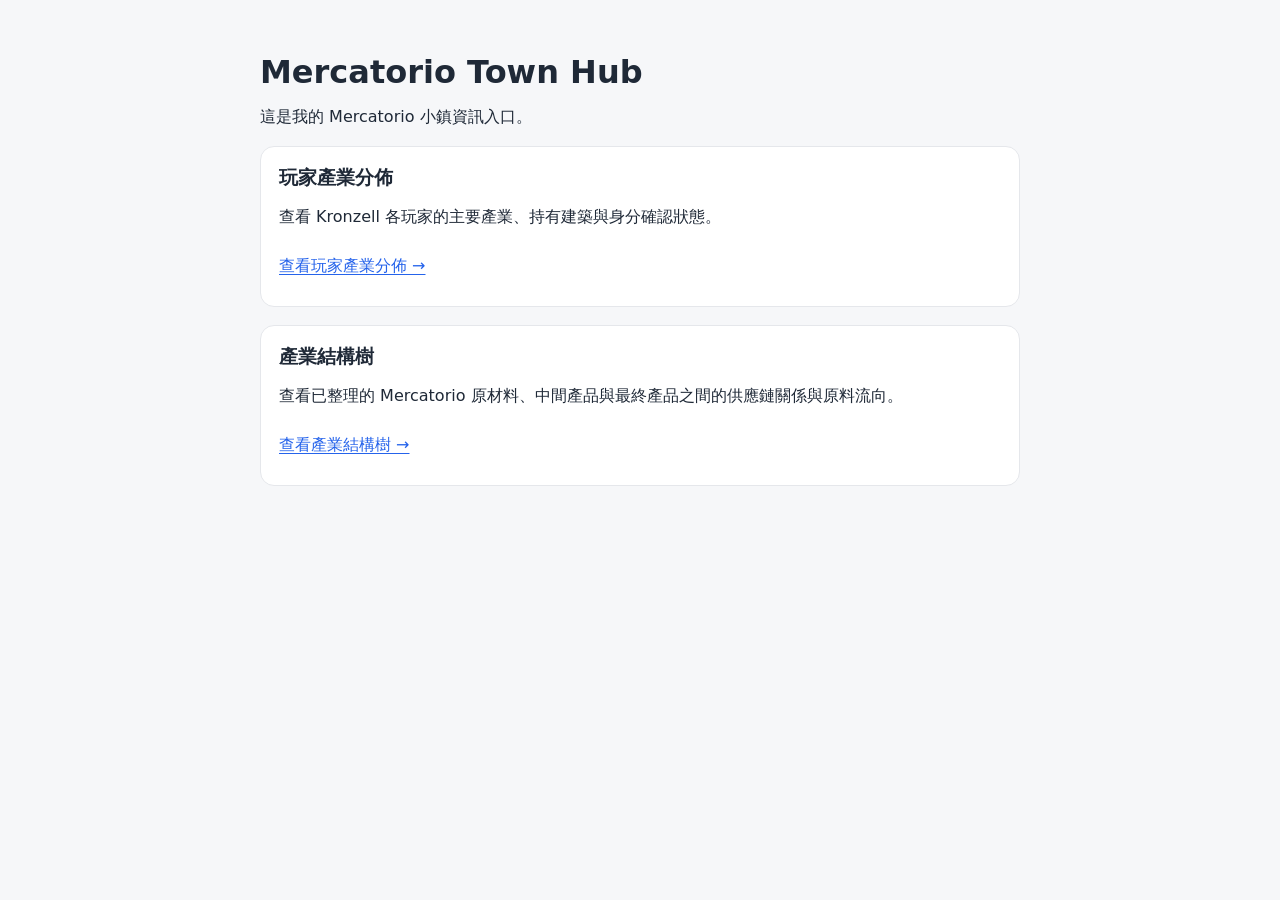
<file: index.html>
<!doctype html>
<html lang="zh-Hant">
<head>
  <meta charset="utf-8">
  <meta name="viewport" content="width=device-width,initial-scale=1">
  <title>Mercatorio Town Hub</title>
  <link rel="stylesheet" href="assets/site.css">
</head>
<body>
  <main>
    <h1>Mercatorio Town Hub</h1>
    <p>這是我的 Mercatorio 小鎮資訊入口。</p>
    <nav aria-label="網站導覽">
      <!-- Add a navigation card only when its page is available. -->
      <div class="card home-nav">
        <h2>玩家產業分佈</h2>
        <p>查看 Kronzell 各玩家的主要產業、持有建築與身分確認狀態。</p>
        <a href="town/players.html">查看玩家產業分佈 →</a>
      </div>
      <div class="card home-nav">
        <h2>產業結構樹</h2>
        <p>查看已整理的 Mercatorio 原材料、中間產品與最終產品之間的供應鏈關係與原料流向。</p>
        <a href="industry/tree.html">查看產業結構樹 →</a>
      </div>
    </nav>
  </main>
</body>
</html>
</file>
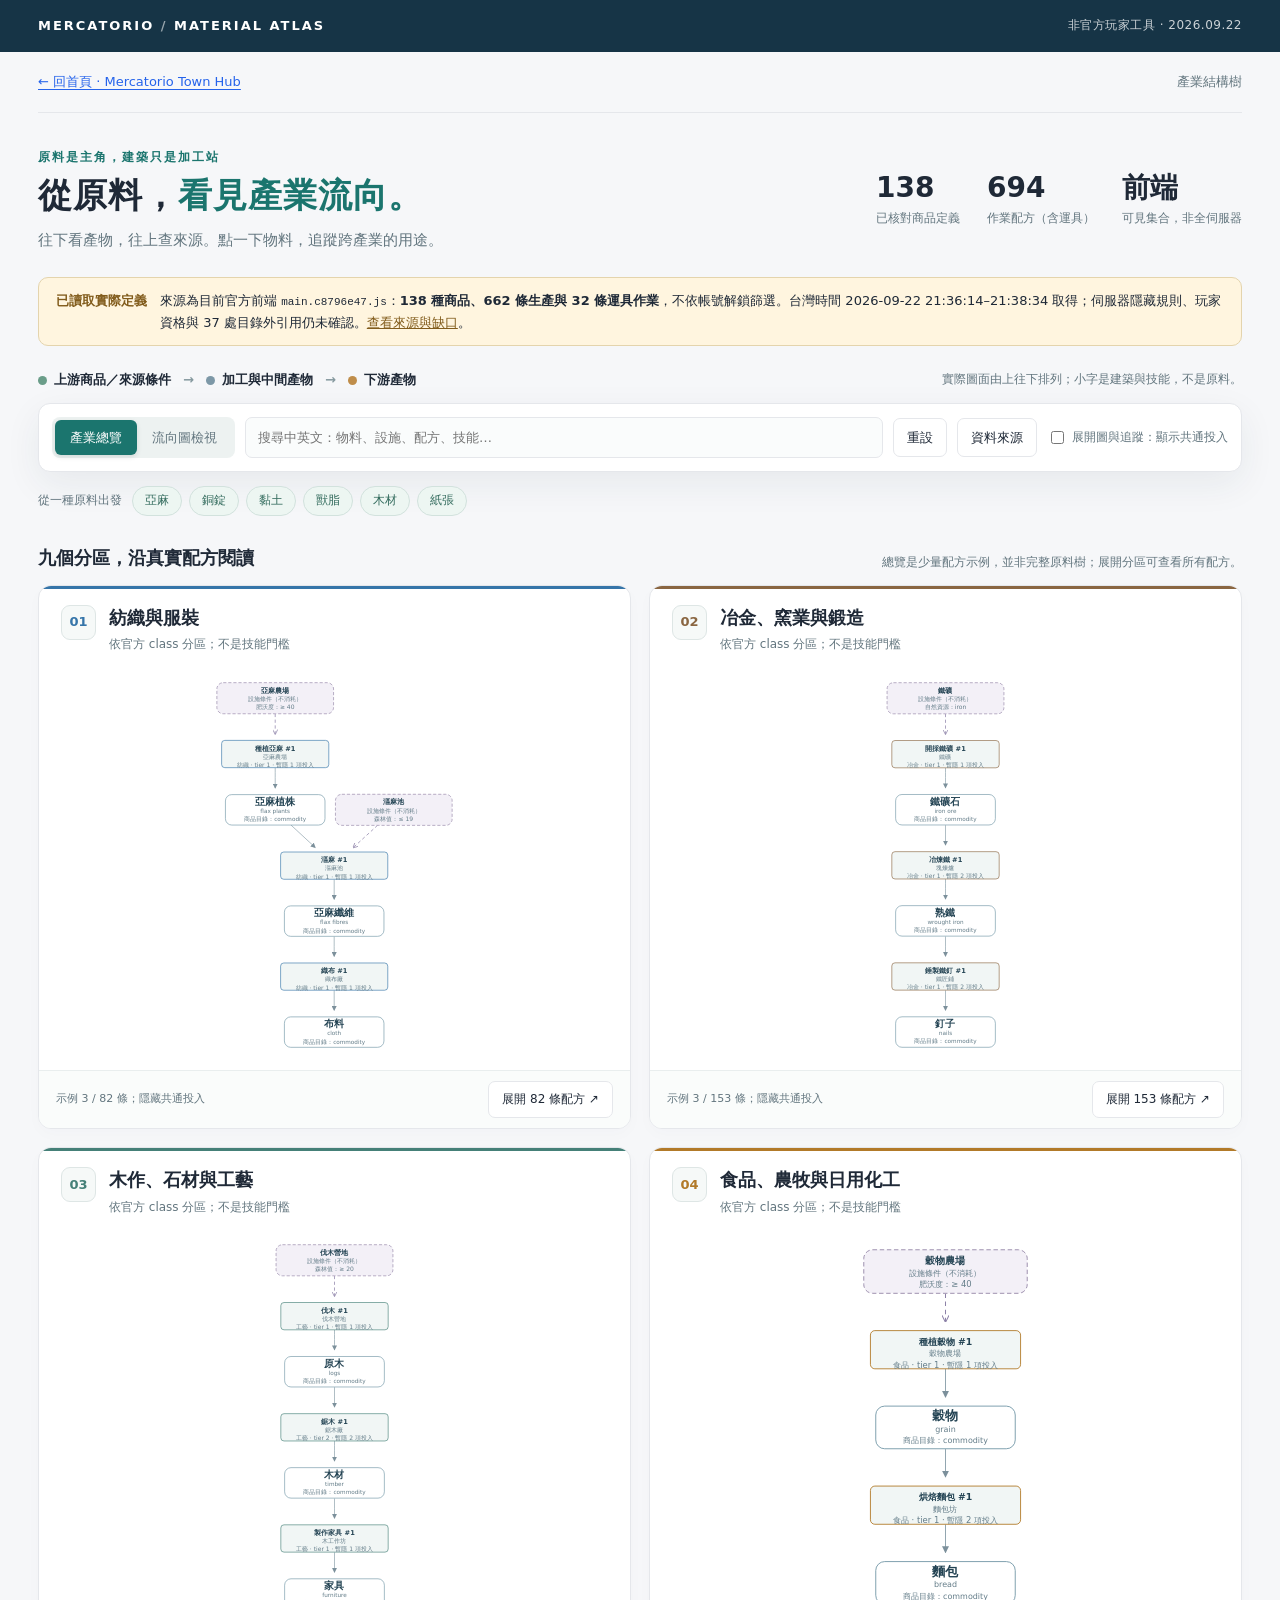
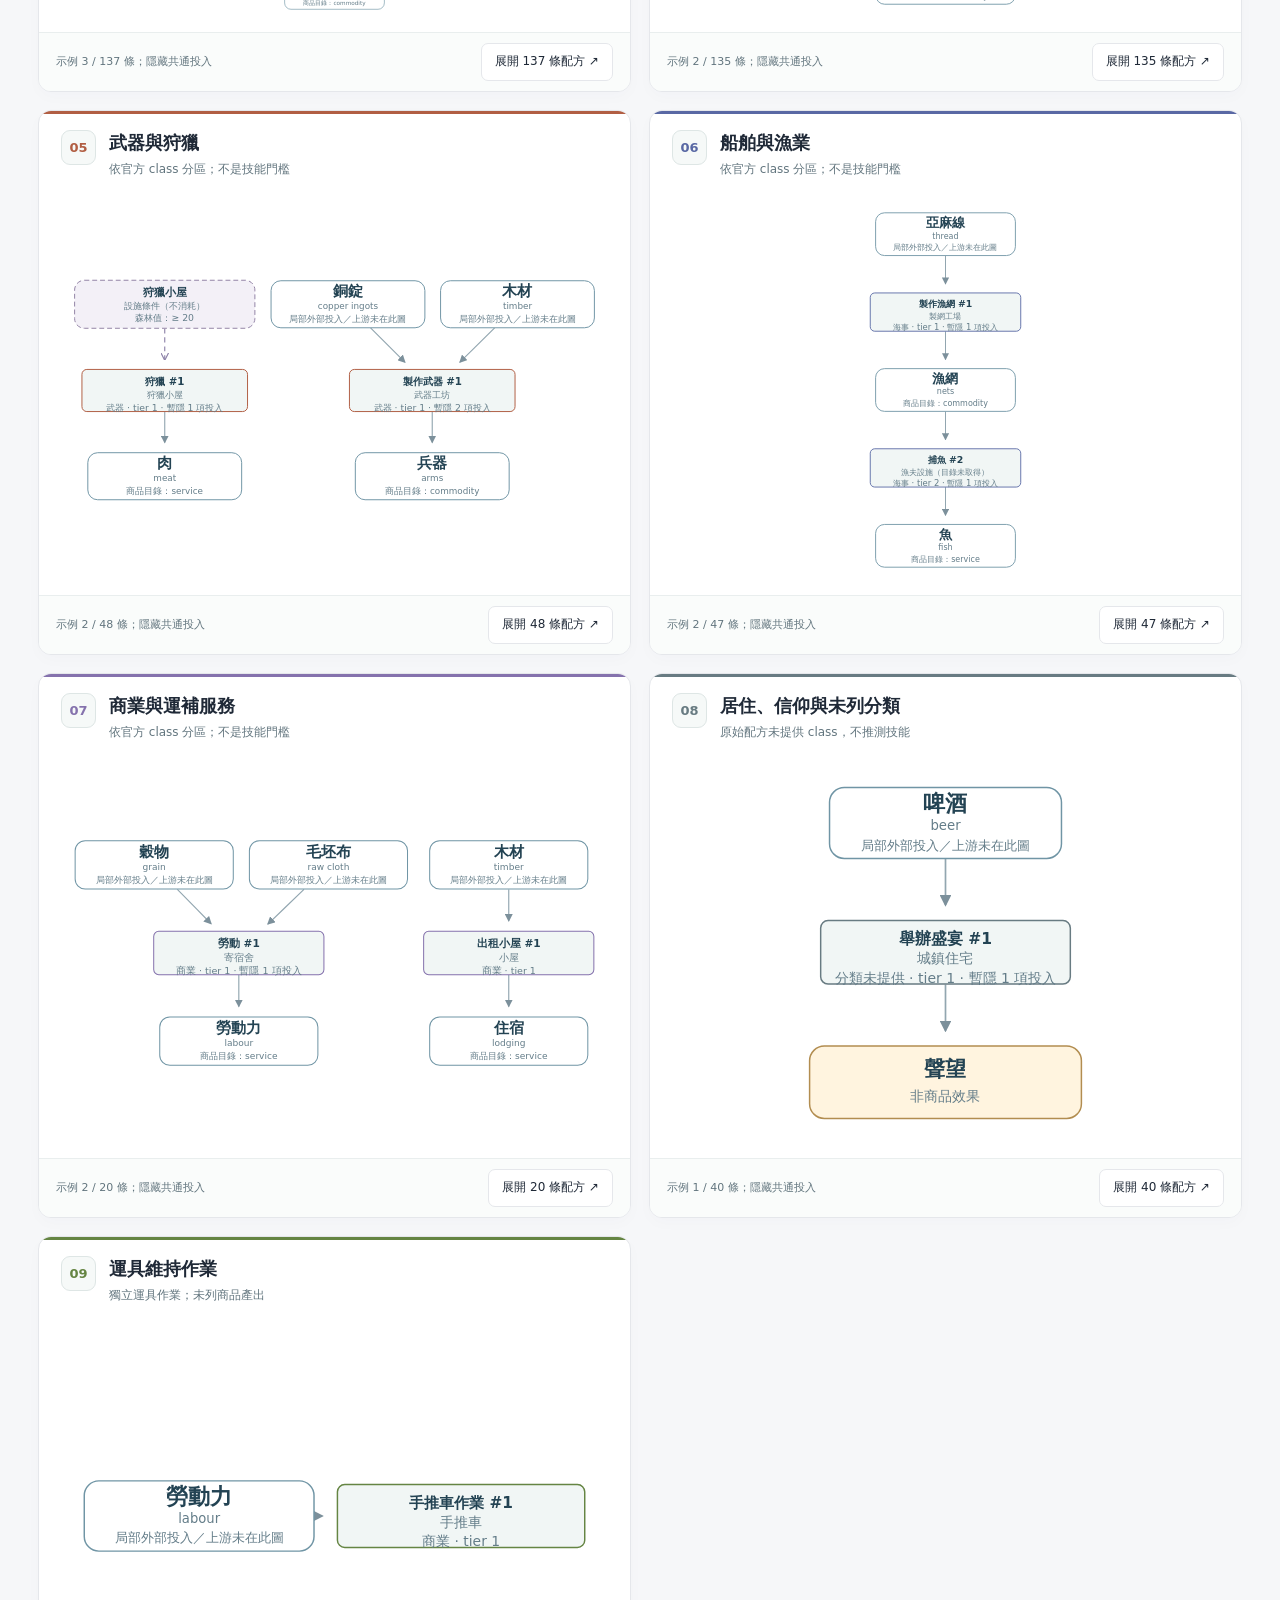
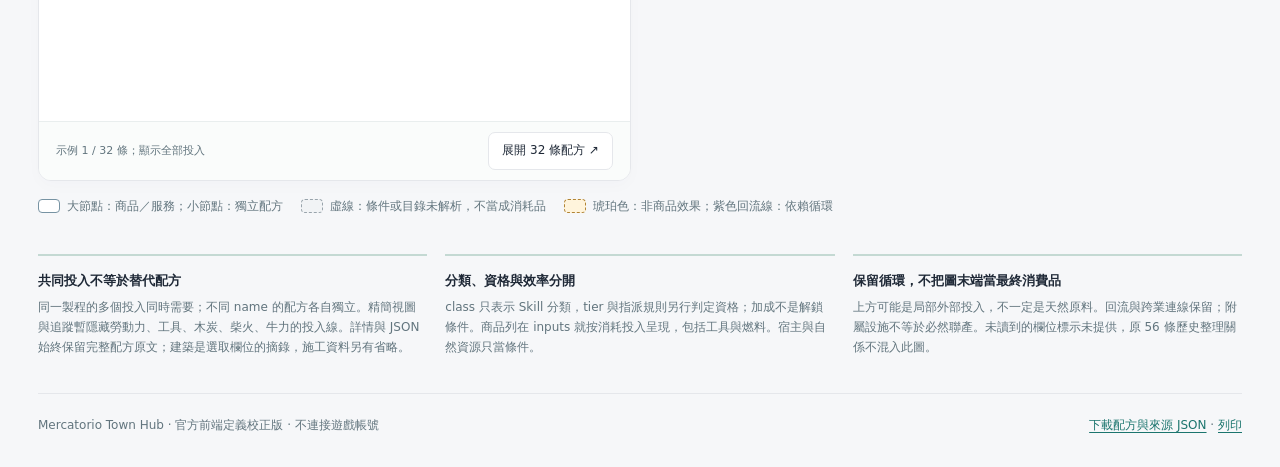
<file: industry/tree.html>
<!doctype html>
<html lang="zh-Hant">
<head>
<meta charset="utf-8"><meta name="viewport" content="width=device-width, initial-scale=1">
<meta name="description" content="Mercatorio 原料到產物的互動流向圖。已核對官方前端可見定義：138 種商品、694 條作業配方。保留共同投入、替代配方、設施條件與未知欄位；非伺服器完整配方庫。">
<meta http-equiv="Content-Security-Policy" content="default-src 'self'; connect-src 'self'; script-src 'self'; style-src 'self' 'unsafe-inline'; object-src 'none'; base-uri 'self'">
<title>產業結構樹｜Mercatorio Town Hub</title>
<link rel="stylesheet" href="../assets/site.css">
<link rel="stylesheet" href="../assets/industry-tree.css">
</head>
<body class="industry-tree-page">
<a class="skip-link" href="#atlas-main">跳至產業結構樹</a>
<div class="topbar"><div class="wrap"><div class="brand">MERCATORIO <span style="opacity:.55">/</span> MATERIAL ATLAS</div><div class="edition">非官方玩家工具 · 2026.09.22</div></div></div>
<main class="wrap" id="atlas-main">
<nav class="atlas-site-nav" aria-label="頁面導覽"><a class="back-link" href="../index.html">← 回首頁 · Mercatorio Town Hub</a><span aria-current="page">產業結構樹</span></nav>
<header class="hero"><div><div class="eyebrow">原料是主角，建築只是加工站</div><h1>從原料，<span>看見產業流向。</span></h1><p class="sub">往下看產物，往上查來源。點一下物料，追蹤跨產業的用途。</p></div><div class="stats"><div class="stat"><strong id="product-count">—</strong><small>已核對商品定義</small></div><div class="stat"><strong id="relation-count">—</strong><small>作業配方（含運具）</small></div><div class="stat"><strong>前端</strong><small>可見集合，非全伺服器</small></div></div></header>
<section class="notice" aria-label="資料限制"><b>已讀取實際定義</b><p>來源為目前官方前端 <code>main.c8796e47.js</code>：<strong>138 種商品、662 條生產與 32 條運具作業</strong>，不依帳號解鎖篩選。台灣時間 2026-09-22 21:36:14–21:38:34 取得；伺服器隱藏規則、玩家資格與 37 處目錄外引用仍未確認。<button id="notice-details">查看來源與缺口</button>。</p></section><p id="loading-status" role="status">正在載入已核對配方快照…</p>
<div class="guide"><div class="guide-main"><span class="step"><i class="dot"></i>上游商品／來源條件</span><span class="step-arrow">→</span><span class="step"><i class="dot mid"></i>加工與中間產物</span><span class="step-arrow">→</span><span class="step"><i class="dot end"></i>下游產物</span></div><div class="guide-note">實際圖面由上往下排列；小字是建築與技能，不是原料。</div></div>
<nav class="toolbar" aria-label="圖表控制"><div class="segmented"><button id="mode-overview" class="active">產業總覽</button><button id="mode-graph">流向圖檢視</button></div><div class="searchbox"><input id="search" type="search" placeholder="搜尋中英文：物料、設施、配方、技能…" autocomplete="off" aria-label="搜尋中英文物料、設施、配方或技能"><div id="search-results" class="results" hidden></div></div><button id="reset" class="btn">重設</button><button id="sources" class="btn">資料來源</button><label class="history-switch"><input type="checkbox" id="include-common">展開圖與追蹤：顯示共通投入</label></nav>
<div class="chips"><span>從一種原料出發</span><button class="chip" data-pick="flax plants">亞麻</button><button class="chip" data-pick="copper ingots">銅錠</button><button class="chip" data-pick="clay">黏土</button><button class="chip" data-pick="tallow">獸脂</button><button class="chip" data-pick="timber">木材</button><button class="chip" data-pick="paper">紙張</button></div>
<div id="selection" class="selection" hidden><div><strong id="selection-label"></strong><br><small id="selection-note"></small></div><div><button id="trace-full" class="btn primary">在流向圖查看</button> <button id="clear-selection" class="btn">取消追蹤</button></div></div>
<section id="overview-panel"><div class="section-head"><h2>九個分區，沿真實配方閱讀</h2><p>總覽是少量配方示例，並非完整原料樹；展開分區可查看所有配方。</p></div><div id="cards" class="grid"></div></section>
<section id="graph-panel" class="graph-panel" hidden><div class="canvas-bar"><span class="canvas-title" id="graph-title">全部前端可見配方</span><select id="sector" aria-label="選擇產業"><option value="all">全部前端可見配方</option></select><button id="zoom-out" class="btn" aria-label="縮小">−</button><span class="zoom-status" id="zoom-status">100%</span><button id="zoom-in" class="btn" aria-label="放大">＋</button><button id="fit" class="btn">縮到全圖</button><button id="readable" class="btn">閱讀大小</button><button id="save-svg" class="btn">匯出 SVG</button></div><div id="canvas" class="canvas"><div id="canvas-inner" class="canvas-inner"></div></div><div class="canvas-help"><p id="graph-counts"></p>↓ 沿箭頭閱讀。滑鼠拖曳空白處、手機原生滑動移動，用 ＋／− 縮放。全圖縮到手機只供定位，文字不會因此可讀；請改用分區、搜尋與局部追蹤。<strong>沒有畫出的連線，不表示沒有需求或其他用途。</strong></div></section>
<div class="legend"><span class="legend-key"><i></i>大節點：商品／服務；小節點：獨立配方</span><span class="legend-key"><i class="context"></i>虛線：條件或目錄未解析，不當成消耗品</span><span class="legend-key"><i class="old"></i>琥珀色：非商品效果；紫色回流線：依賴循環</span></div>
<section class="small-notes"><div class="small-note"><b>共同投入不等於替代配方</b><p>同一製程的多個投入同時需要；不同 name 的配方各自獨立。精簡視圖與追蹤暫隱藏勞動力、工具、木炭、柴火、牛力的投入線。詳情與 JSON 始終保留完整配方原文；建築是選取欄位的摘錄，施工資料另有省略。</p></div><div class="small-note"><b>分類、資格與效率分開</b><p>class 只表示 Skill 分類，tier 與指派規則另行判定資格；加成不是解鎖條件。商品列在 inputs 就按消耗投入呈現，包括工具與燃料。宿主與自然資源只當條件。</p></div><div class="small-note"><b>保留循環，不把圖末端當最終消費品</b><p>上方可能是局部外部投入，不一定是天然原料。回流與跨業連線保留；附屬設施不等於必然聯產。未讀到的欄位標示未提供，原 56 條歷史整理關係不混入此圖。</p></div></section>
<footer class="foot"><div>Mercatorio Town Hub · 官方前端定義校正版 · 不連接遊戲帳號</div><div><button id="download-data" class="tiny-btn">下載配方與來源 JSON</button> · <button id="print" class="tiny-btn">列印</button></div></footer>
<noscript><div class="nojs">此互動圖需要 JavaScript。<a href="../assets/industry-data.json">取得公開配方快照 JSON</a>。本站不連接遊戲帳號。</div></noscript>
</main>
<aside id="drawer" class="drawer" hidden aria-label="物料與加工關係詳情"><div class="drawer-top"><button class="close" id="close-drawer" aria-label="關閉詳情">×</button><h2 id="drawer-title"></h2><div id="drawer-en" class="en"></div></div><div id="drawer-body" class="drawer-body"></div></aside>
<dialog id="source-dialog" class="dialog"><div class="dialog-head"><button class="close" id="close-dialog" aria-label="關閉來源">×</button><h2>資料來源、版本與尚未確認的資訊</h2></div><div class="dialog-body"><div class="callout"><strong>已核對官方前端可見集合，不是伺服器全配方庫。</strong> MCP 成功讀取時鐘、配方與規則；再以匿名方式取得同一 SHA-256 的官方 JS 定義，完整遍歷所有內嵌陣列。沒有讀取帳號生產設定，也沒有操作遊戲。</div><h3>讀取範圍與識別字</h3><p>138 商品、120 建築、6 運具、662 生產定義、32 運具作業、7 種 Skill class；另有 40 條未列 class。原始 recipe name 為官方識別字；官方 recipe UUID 未提供。命名空間＋name 是本頁 ID，不冒充官方 UUID。</p><p>來源 JS 的全部內嵌陣列已讀取；沒有帳號、擁有權或解鎖篩選，也沒有省略分頁。來源未宣告伺服器總量，不能由陣列筆數推定全遊戲完整性。數字保存原始十進位字串；缺值不是 0 或 1。</p><h3>如何閱讀</h3><p>較大的節點是商品；小節點是各條獨立配方。多個 inputs 是共同投入，多條配方是替代路線。非商品 prestige／health 欄位另行呈現，不能當成可買賣商品。建築 requires／hosts／constraint 保留原值，不把宿主設施或地形消耗掉。</p><p>目前沒有配方在 outputs 同時列出兩種商品。書籍與聲望屬同一作業的商品＋非商品效果；蜂蠟與蜂蜜分屬 apiary、honey house 作業，不捏造必然聯產。上層「局部外部投入」不是天然原料的判定。</p><p>數量基準為前端每回合每單位作業量；不是帳號實際流量、庫存或固定批量。建築加成、工人指派、效率、限制及捨入均可能影響執行，本站不做成本或產能保證。</p><h3>建築來源欄位是摘錄，不是完整原始記錄</h3><p>建築 <code>raw_definition</code> 為相容既有 schema 保留的欄位名，實際意義是「本圖保留的來源欄位」（projection/subset）。本圖刻意排除了建築 <code>construction</code> 與 <code>upgrades[].construction</code>，不是官方沒有提供。施工材料不會畫成每回合生產投入。694 條配方的 <code>raw_definition</code> 則完整保留此前端記錄，兩者不可混淆。</p><p>節點、詳情、tooltip、搜尋、SVG 與 JSON 匯出共用同一份閱讀用中文名稱與別名；官方 ID/name 不改。名稱中的 #序號只是官方 name 的序號，不是技能資格或 tier。</p><h3>本次來源重新確認</h3><p>MCP 於台灣時間 2026-09-22 23:30:12 重新取得相同 build／SHA-256；原快照取得時間保留於下方，不冒充新的帳號快照。建築／配方中文僅是 UI 翻譯。</p><h3>尚未確認／來源限制</h3><ul id="missing-list"></ul><details><summary>37 處目錄外引用與原始位置</summary><pre id="unresolved-detail"></pre></details><details><summary>技能資格、效率與前端衝突的核對紀錄</summary><pre id="skill-detail"></pre></details><h3>原始來源與取得時間</h3><div style="overflow:auto"><table class="source-table"><thead><tr><th>來源</th><th>版本與涵蓋範圍</th><th>取得</th></tr></thead><tbody id="source-rows"></tbody></table></div><p>官方前端資料於台灣時間 21:36:14 與 21:38:34 取得，兩次檔案雜湊一致；時鐘另於 21:36:01 讀到 Turn 12748。這是靜態定義與獨立時鐘讀取，不宣稱為單一原子帳號快照。</p><h3>本站整合</h3><p>沿用既有總覽、SVG、搜尋、詳情、追蹤、縮放、拖曳與匯出介面。圖形標籤、互動索引與匯出均由同一配方快照產生，舊 SVG 與舊摘要線路已停用。所有中文名稱是閱讀用翻譯，原始官方 name 與 JSON 欄位保留。</p><p><a href="../index.html">返回首頁</a> · <a href="../town/players.html">玩家產業資訊</a>（該頁資料未修改）。</p></div></dialog>
<div id="toast" class="toast" role="status" hidden></div>

<script src="../assets/industry-tree.js" defer></script>
</body>
</html>
</file>
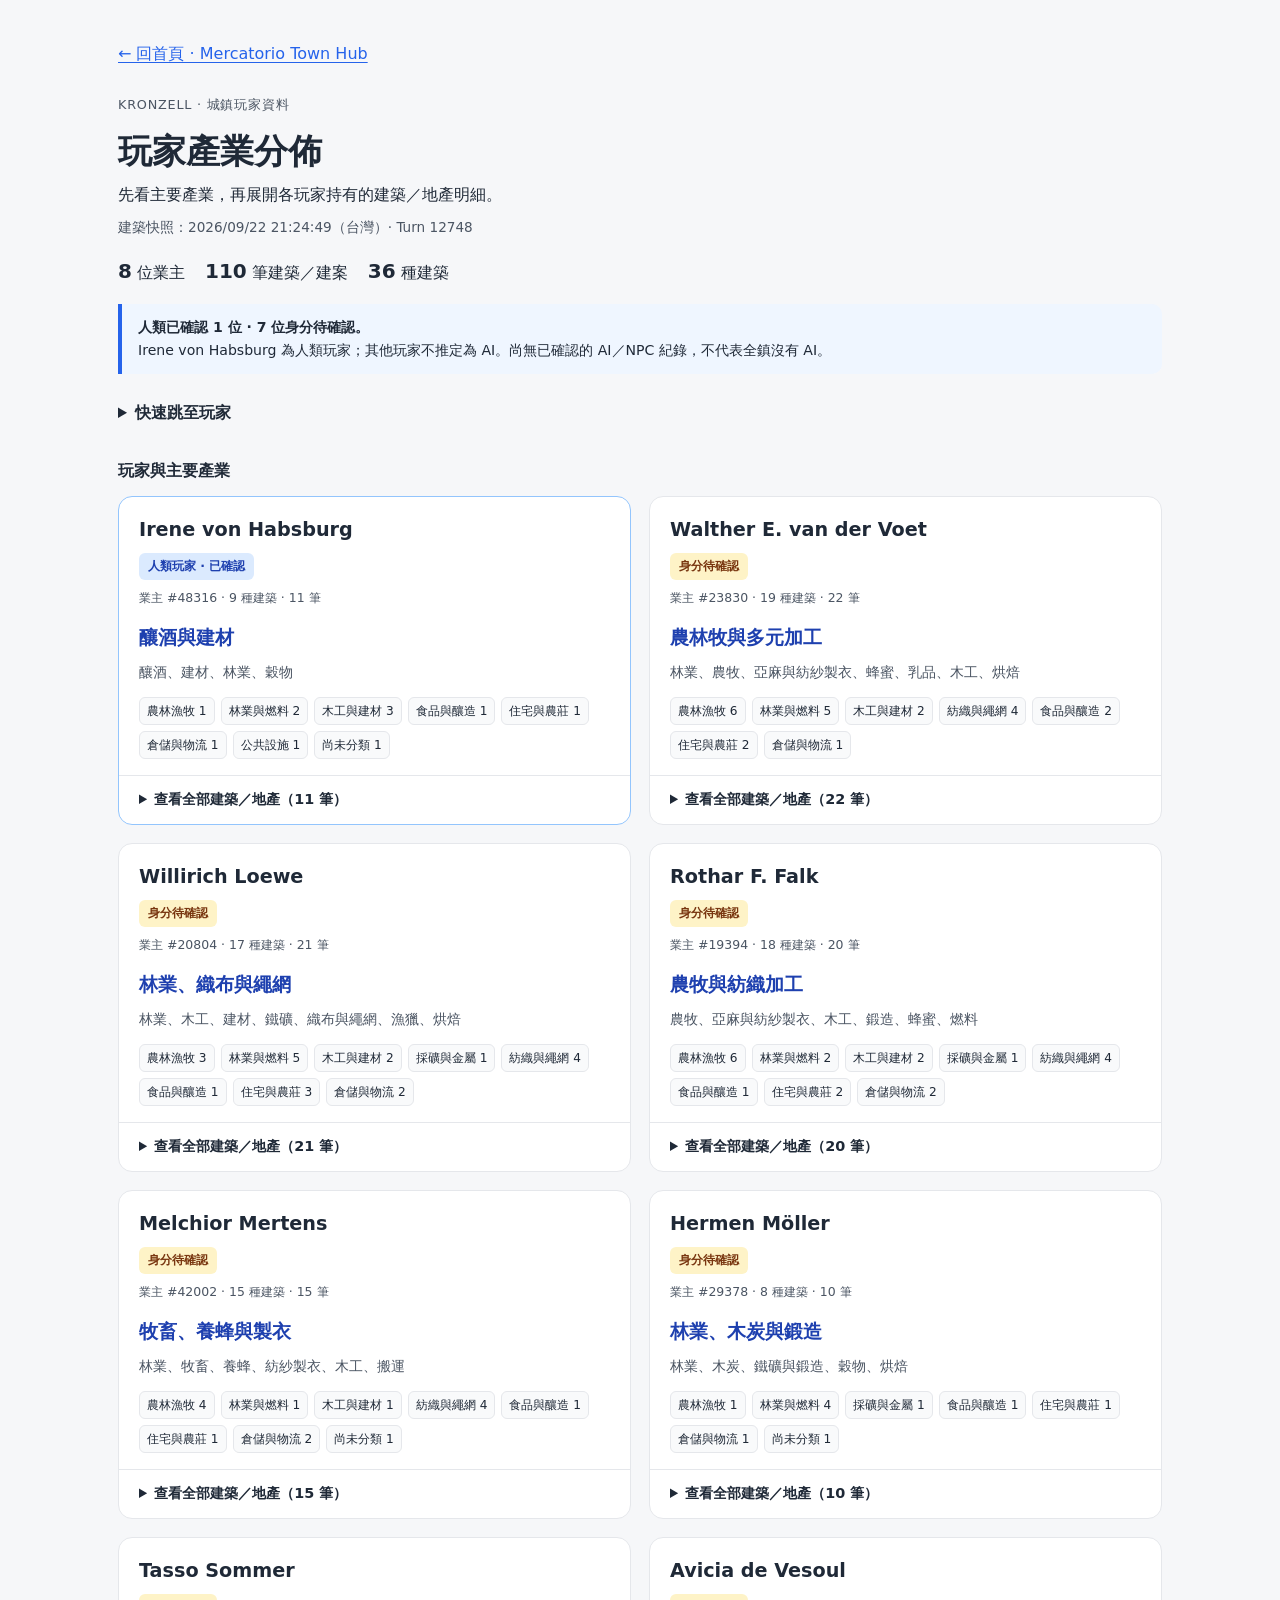
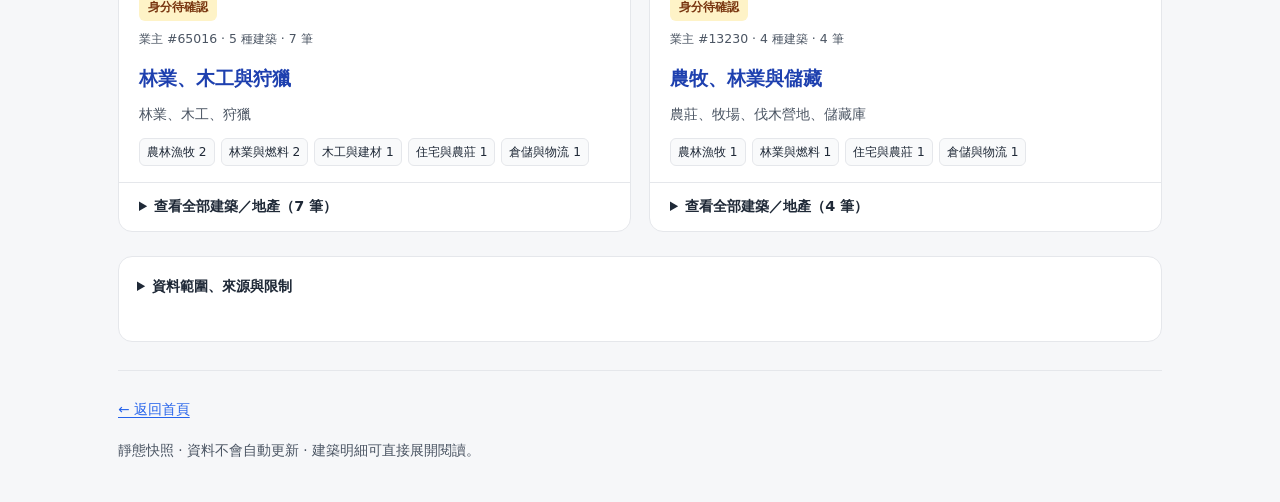
<file: town/players.html>
<!doctype html>
<html lang="zh-Hant">
<head>
  <meta charset="utf-8">
  <meta name="viewport" content="width=device-width,initial-scale=1">
  <meta name="description" content="Kronzell 玩家產業分佈：每位玩家的主要產業、持有建築及人類／待確認身分。更新至 Turn 12748。">
  <meta http-equiv="Content-Security-Policy" content="default-src 'none'; style-src 'self'; base-uri 'none'; form-action 'none'">
  <title>Kronzell 玩家產業分佈｜Mercatorio Town Hub</title>
  <link rel="stylesheet" href="../assets/site.css">
</head>
<body class="players-page">
  <a class="skip-link" href="#players">跳至玩家卡片</a>
  <main>
    <nav aria-label="頁面導覽"><a class="back-link" href="../index.html">← 回首頁 · Mercatorio Town Hub</a></nav>
    <header>
      <p class="eyebrow">KRONZELL · 城鎮玩家資料</p>
      <h1>玩家產業分佈</h1>
      <p>先看主要產業，再展開各玩家持有的建築／地產明細。</p>
      <p class="snapshot">建築快照：<time datetime="2026-09-22T21:24:49+08:00">2026/09/22 21:24:49</time>（台灣）· Turn 12748</p>
      <div class="stats" aria-label="快照總覽"><span><strong>8</strong> 位業主</span><span><strong>110</strong> 筆建築／建案</span><span><strong>36</strong> 種建築</span></div>
    </header>
    <aside class="identity-note" aria-label="身分確認狀態"><strong>人類已確認 1 位 · 7 位身分待確認。</strong><br>Irene von Habsburg 為人類玩家；其他玩家不推定為 AI。尚無已確認的 AI／NPC 紀錄，不代表全鎮沒有 AI。</aside>
    <details class="player-jump"><summary>快速跳至玩家</summary><nav aria-label="玩家索引"><a href="#player-48316">Irene von Habsburg</a><a href="#player-23830">Walther E. van der Voet</a><a href="#player-20804">Willirich Loewe</a><a href="#player-19394">Rothar F. Falk</a><a href="#player-42002">Melchior Mertens</a><a href="#player-29378">Hermen Möller</a><a href="#player-65016">Tasso Sommer</a><a href="#player-13230">Avicia de Vesoul</a></nav></details>
    <h2 class="section-title" id="players" tabindex="-1">玩家與主要產業</h2>
    <div class="players-grid">
      <article class="card player-card human" id="player-48316" data-owner-id="48316" data-kind="human">
        <div class="player-main">
          <h2>Irene von Habsburg</h2>
          <span class="badge">人類玩家 · 已確認</span>
          <p class="owner-meta">業主 #48316 · 9 種建築 · 11 筆</p>
          <p class="focus">釀酒與建材</p>
          <p class="sectors">釀酒、建材、林業、穀物</p>
          <div class="categories" aria-label="持有建築的產業分類"><span>農林漁牧 1</span><span>林業與燃料 2</span><span>木工與建材 3</span><span>食品與釀造 1</span><span>住宅與農莊 1</span><span>倉儲與物流 1</span><span>公共設施 1</span><span>尚未分類 1</span></div>
        </div>
        <details class="owner-detail"><summary>查看全部建築／地產（11 筆）</summary><div class="building-groups">
          <section class="category" data-category="農林漁牧"><h3>農林漁牧 · 1 筆</h3><ul class="buildings">
            <li data-building-id="255201359"><strong>穀物農場</strong><span class="building-type">grain farm</span><code>255201359</code></li>
          </ul></section>
          <section class="category" data-category="林業與燃料"><h3>林業與燃料 · 2 筆</h3><ul class="buildings">
            <li data-building-id="255701398"><strong>伐木營地</strong><span class="building-type">logging camp</span><code>255701398</code><p class="building-note note">城鎮資料有掛牌售價 40000；仍歸目前業主。</p></li>
            <li data-building-id="257701341"><strong>伐木營地</strong><span class="building-type">logging camp</span><code>257701341</code></li>
          </ul></section>
          <section class="category" data-category="木工與建材"><h3>木工與建材 · 3 筆</h3><ul class="buildings">
            <li data-building-id="256501351"><strong>磚廠</strong><span class="building-type">brickworks</span><code>256501351</code></li>
            <li data-building-id="256701376"><strong>磚廠</strong><span class="building-type">brickworks</span><code>256701376</code><p class="building-note construction">施工中</p><p class="building-note note">construction.stage=INITIAL，progress=95，pace=27。</p></li>
            <li data-building-id="255401409"><strong>採石場</strong><span class="building-type">quarry</span><code>255401409</code></li>
          </ul></section>
          <section class="category" data-category="食品與釀造"><h3>食品與釀造 · 1 筆</h3><ul class="buildings">
            <li data-building-id="254901360006002"><strong>釀酒廠</strong><span class="building-type">brewery</span><code>254901360006002</code></li>
          </ul></section>
          <section class="category" data-category="住宅與農莊"><h3>住宅與農莊 · 1 筆</h3><ul class="buildings">
            <li data-building-id="256601366"><strong>農莊</strong><span class="building-type">farmstead</span><code>256601366</code><p class="building-note note">城鎮資料有掛牌售價 15000；仍歸目前業主。</p></li>
          </ul></section>
          <section class="category" data-category="倉儲與物流"><h3>倉儲與物流 · 1 筆</h3><ul class="buildings">
            <li data-building-id="254901360005002"><strong>倉庫</strong><span class="building-type">warehouse</span><code>254901360005002</code></li>
          </ul></section>
          <section class="category" data-category="公共設施"><h3>公共設施 · 1 筆</h3><ul class="buildings">
            <li data-building-id="255001360003000"><strong>公園</strong><span class="building-type">park</span><code>255001360003000</code></li>
          </ul></section>
          <section class="category" data-category="尚未分類"><h3>尚未分類 · 1 筆</h3><ul class="buildings">
            <li data-building-id="255001360000002"><strong>boardinghouse</strong><span class="building-type">boardinghouse</span><code>255001360000002</code><p class="building-note construction">施工中</p><p class="building-note note">construction.stage=INITIAL，progress=38，pace=50。</p><p class="building-note note">官方原始類型；本頁尚未分類。</p></li>
          </ul></section>
          <p class="observation"><strong>本次配置觀察</strong><br>本次 Turn 12748 快照中，boardinghouse、釀酒廠、公園、採石場只出現在此業主的持有清單。</p>
          <p class="evidence">身分依據：對話已確認此角色為使用者本人；非由 API 使用情況判定。</p>
          <a class="source-link" href="https://play.mercatorio.io/api/businesses/48316" target="_blank" rel="noopener noreferrer">原始業主資料（可能需要遊戲授權） ↗</a>
        </div></details>
      </article>
      <article class="card player-card unknown" id="player-23830" data-owner-id="23830" data-kind="unknown">
        <div class="player-main">
          <h2>Walther E. van der Voet</h2>
          <span class="badge">身分待確認</span>
          <p class="owner-meta">業主 #23830 · 19 種建築 · 22 筆</p>
          <p class="focus">農林牧與多元加工</p>
          <p class="sectors">林業、農牧、亞麻與紡紗製衣、蜂蜜、乳品、木工、烘焙</p>
          <div class="categories" aria-label="持有建築的產業分類"><span>農林漁牧 6</span><span>林業與燃料 5</span><span>木工與建材 2</span><span>紡織與繩網 4</span><span>食品與釀造 2</span><span>住宅與農莊 2</span><span>倉儲與物流 1</span></div>
        </div>
        <details class="owner-detail"><summary>查看全部建築／地產（22 筆）</summary><div class="building-groups">
          <section class="category" data-category="農林漁牧"><h3>農林漁牧 · 6 筆</h3><ul class="buildings">
            <li data-building-id="256201375"><strong>養蜂場</strong><span class="building-type">apiary</span><code>256201375</code></li>
            <li data-building-id="256501365"><strong>亞麻農場</strong><span class="building-type">flax farm</span><code>256501365</code></li>
            <li data-building-id="253901341"><strong>穀物農場</strong><span class="building-type">grain farm</span><code>253901341</code></li>
            <li data-building-id="255401408"><strong>狩獵小屋</strong><span class="building-type">hunting lodge</span><code>255401408</code></li>
            <li data-building-id="256201373"><strong>擠乳場</strong><span class="building-type">milking bay</span><code>256201373</code></li>
            <li data-building-id="256201374"><strong>牧場</strong><span class="building-type">pasture</span><code>256201374</code></li>
          </ul></section>
          <section class="category" data-category="林業與燃料"><h3>林業與燃料 · 5 筆</h3><ul class="buildings">
            <li data-building-id="256201352"><strong>伐木營地</strong><span class="building-type">logging camp</span><code>256201352</code></li>
            <li data-building-id="257201349"><strong>伐木營地</strong><span class="building-type">logging camp</span><code>257201349</code></li>
            <li data-building-id="257801377"><strong>伐木營地</strong><span class="building-type">logging camp</span><code>257801377</code></li>
            <li data-building-id="257201348"><strong>採脂營地</strong><span class="building-type">resin camp</span><code>257201348</code></li>
            <li data-building-id="256101352"><strong>木料棚</strong><span class="building-type">woodshed</span><code>256101352</code></li>
          </ul></section>
          <section class="category" data-category="木工與建材"><h3>木工與建材 · 2 筆</h3><ul class="buildings">
            <li data-building-id="255001360005002"><strong>木工作坊</strong><span class="building-type">carpentry</span><code>255001360005002</code></li>
            <li data-building-id="255001360006002"><strong>木工作坊</strong><span class="building-type">carpentry</span><code>255001360006002</code></li>
          </ul></section>
          <section class="category" data-category="紡織與繩網"><h3>紡織與繩網 · 4 筆</h3><ul class="buildings">
            <li data-building-id="255001359003005"><strong>梳理工坊</strong><span class="building-type">carding house</span><code>255001359003005</code><p class="building-note note">城鎮資料有掛牌售價 5100；仍歸目前業主。</p></li>
            <li data-building-id="253901345"><strong>漚麻池</strong><span class="building-type">retting pit</span><code>253901345</code><p class="building-note note">城鎮資料有掛牌售價 3200；仍歸目前業主。</p></li>
            <li data-building-id="255001359006005"><strong>裁縫店</strong><span class="building-type">sewing shop</span><code>255001359006005</code></li>
            <li data-building-id="255001359002004"><strong>紡紗廠</strong><span class="building-type">spinnery</span><code>255001359002004</code></li>
          </ul></section>
          <section class="category" data-category="食品與釀造"><h3>食品與釀造 · 2 筆</h3><ul class="buildings">
            <li data-building-id="255001359003004"><strong>麵包坊</strong><span class="building-type">bakery</span><code>255001359003004</code></li>
            <li data-building-id="256201376"><strong>蜂蜜工坊</strong><span class="building-type">honey house</span><code>256201376</code></li>
          </ul></section>
          <section class="category" data-category="住宅與農莊"><h3>住宅與農莊 · 2 筆</h3><ul class="buildings">
            <li data-building-id="254901360005004"><strong>住宅</strong><span class="building-type">cottage</span><code>254901360005004</code></li>
            <li data-building-id="256201377"><strong>農莊</strong><span class="building-type">farmstead</span><code>256201377</code></li>
          </ul></section>
          <section class="category" data-category="倉儲與物流"><h3>倉儲與物流 · 1 筆</h3><ul class="buildings">
            <li data-building-id="255001360006004"><strong>倉庫</strong><span class="building-type">warehouse</span><code>255001360006004</code></li>
          </ul></section>
          <p class="observation"><strong>本次配置觀察</strong><br>本次 Turn 12748 快照中，擠乳場、採脂營地、木料棚只出現在此業主的持有清單。</p>
          <p class="evidence">身分依據：本次 API 未提供可證實的人類或 AI／NPC 身分欄位，因此維持待確認。</p>
          <a class="source-link" href="https://play.mercatorio.io/api/businesses/23830" target="_blank" rel="noopener noreferrer">原始業主資料（可能需要遊戲授權） ↗</a>
        </div></details>
      </article>
      <article class="card player-card unknown" id="player-20804" data-owner-id="20804" data-kind="unknown">
        <div class="player-main">
          <h2>Willirich Loewe</h2>
          <span class="badge">身分待確認</span>
          <p class="owner-meta">業主 #20804 · 17 種建築 · 21 筆</p>
          <p class="focus">林業、織布與繩網</p>
          <p class="sectors">林業、木工、建材、鐵礦、織布與繩網、漁獵、烘焙</p>
          <div class="categories" aria-label="持有建築的產業分類"><span>農林漁牧 3</span><span>林業與燃料 5</span><span>木工與建材 2</span><span>採礦與金屬 1</span><span>紡織與繩網 4</span><span>食品與釀造 1</span><span>住宅與農莊 3</span><span>倉儲與物流 2</span></div>
        </div>
        <details class="owner-detail"><summary>查看全部建築／地產（21 筆）</summary><div class="building-groups">
          <section class="category" data-category="農林漁牧"><h3>農林漁牧 · 3 筆</h3><ul class="buildings">
            <li data-building-id="255601358"><strong>捕魚小屋</strong><span class="building-type">fishing shack</span><code>255601358</code><p class="building-note note">城鎮資料有掛牌售價 580；仍歸目前業主。</p></li>
            <li data-building-id="254601352"><strong>穀物農場</strong><span class="building-type">grain farm</span><code>254601352</code></li>
            <li data-building-id="254801355"><strong>狩獵小屋</strong><span class="building-type">hunting lodge</span><code>254801355</code></li>
          </ul></section>
          <section class="category" data-category="林業與燃料"><h3>林業與燃料 · 5 筆</h3><ul class="buildings">
            <li data-building-id="254801401"><strong>燒炭小屋</strong><span class="building-type">burner hut</span><code>254801401</code><p class="building-note note">城鎮資料有掛牌售價 1970；仍歸目前業主。</p></li>
            <li data-building-id="254001338"><strong>伐木營地</strong><span class="building-type">logging camp</span><code>254001338</code></li>
            <li data-building-id="254401401"><strong>伐木營地</strong><span class="building-type">logging camp</span><code>254401401</code></li>
            <li data-building-id="255801351"><strong>伐木營地</strong><span class="building-type">logging camp</span><code>255801351</code></li>
            <li data-building-id="256201364"><strong>伐木營地</strong><span class="building-type">logging camp</span><code>256201364</code></li>
          </ul></section>
          <section class="category" data-category="木工與建材"><h3>木工與建材 · 2 筆</h3><ul class="buildings">
            <li data-building-id="257601340"><strong>磚廠</strong><span class="building-type">brickworks</span><code>257601340</code></li>
            <li data-building-id="254901360003007"><strong>木工作坊</strong><span class="building-type">carpentry</span><code>254901360003007</code></li>
          </ul></section>
          <section class="category" data-category="採礦與金屬"><h3>採礦與金屬 · 1 筆</h3><ul class="buildings">
            <li data-building-id="257801382"><strong>鐵礦場</strong><span class="building-type">iron mine</span><code>257801382</code></li>
          </ul></section>
          <section class="category" data-category="紡織與繩網"><h3>紡織與繩網 · 4 筆</h3><ul class="buildings">
            <li data-building-id="255001359003002"><strong>製網工坊</strong><span class="building-type">net maker</span><code>255001359003002</code></li>
            <li data-building-id="254901360006004"><strong>製繩場</strong><span class="building-type">ropewalk</span><code>254901360006004</code></li>
            <li data-building-id="255001359005006"><strong>裁縫店</strong><span class="building-type">sewing shop</span><code>255001359005006</code><p class="building-note note">城鎮資料有掛牌售價 4080；仍歸目前業主。</p></li>
            <li data-building-id="254901360003004"><strong>織布廠</strong><span class="building-type">weavery</span><code>254901360003004</code></li>
          </ul></section>
          <section class="category" data-category="食品與釀造"><h3>食品與釀造 · 1 筆</h3><ul class="buildings">
            <li data-building-id="255001360005006"><strong>麵包坊</strong><span class="building-type">bakery</span><code>255001360005006</code></li>
          </ul></section>
          <section class="category" data-category="住宅與農莊"><h3>住宅與農莊 · 3 筆</h3><ul class="buildings">
            <li data-building-id="255001359006002"><strong>住宅</strong><span class="building-type">cottage</span><code>255001359006002</code></li>
            <li data-building-id="255001360003006"><strong>住宅</strong><span class="building-type">cottage</span><code>255001360003006</code></li>
            <li data-building-id="254701355"><strong>農莊</strong><span class="building-type">farmstead</span><code>254701355</code></li>
          </ul></section>
          <section class="category" data-category="倉儲與物流"><h3>倉儲與物流 · 2 筆</h3><ul class="buildings">
            <li data-building-id="255001359003006"><strong>搬運場</strong><span class="building-type">portage yard</span><code>255001359003006</code></li>
            <li data-building-id="255001360003004"><strong>倉庫</strong><span class="building-type">warehouse</span><code>255001360003004</code></li>
          </ul></section>
          <p class="observation"><strong>本次配置觀察</strong><br>本次 Turn 12748 快照中，捕魚小屋、鐵礦場、製網工坊、製繩場只出現在此業主的持有清單。</p>
          <p class="evidence">身分依據：本次 API 未提供可證實的人類或 AI／NPC 身分欄位，因此維持待確認。</p>
          <a class="source-link" href="https://play.mercatorio.io/api/businesses/20804" target="_blank" rel="noopener noreferrer">原始業主資料（可能需要遊戲授權） ↗</a>
        </div></details>
      </article>
      <article class="card player-card unknown" id="player-19394" data-owner-id="19394" data-kind="unknown">
        <div class="player-main">
          <h2>Rothar F. Falk</h2>
          <span class="badge">身分待確認</span>
          <p class="owner-meta">業主 #19394 · 18 種建築 · 20 筆</p>
          <p class="focus">農牧與紡織加工</p>
          <p class="sectors">農牧、亞麻與紡紗製衣、木工、鍛造、蜂蜜、燃料</p>
          <div class="categories" aria-label="持有建築的產業分類"><span>農林漁牧 6</span><span>林業與燃料 2</span><span>木工與建材 2</span><span>採礦與金屬 1</span><span>紡織與繩網 4</span><span>食品與釀造 1</span><span>住宅與農莊 2</span><span>倉儲與物流 2</span></div>
        </div>
        <details class="owner-detail"><summary>查看全部建築／地產（20 筆）</summary><div class="building-groups">
          <section class="category" data-category="農林漁牧"><h3>農林漁牧 · 6 筆</h3><ul class="buildings">
            <li data-building-id="255601339"><strong>養蜂場</strong><span class="building-type">apiary</span><code>255601339</code></li>
            <li data-building-id="255501344"><strong>亞麻農場</strong><span class="building-type">flax farm</span><code>255501344</code></li>
            <li data-building-id="255201352"><strong>穀物農場</strong><span class="building-type">grain farm</span><code>255201352</code></li>
            <li data-building-id="255701354"><strong>狩獵小屋</strong><span class="building-type">hunting lodge</span><code>255701354</code></li>
            <li data-building-id="255101356"><strong>牧場</strong><span class="building-type">pasture</span><code>255101356</code></li>
            <li data-building-id="255601340"><strong>牧場</strong><span class="building-type">pasture</span><code>255601340</code></li>
          </ul></section>
          <section class="category" data-category="林業與燃料"><h3>林業與燃料 · 2 筆</h3><ul class="buildings">
            <li data-building-id="253301399"><strong>燒炭小屋</strong><span class="building-type">burner hut</span><code>253301399</code></li>
            <li data-building-id="258301382"><strong>伐木營地</strong><span class="building-type">logging camp</span><code>258301382</code></li>
          </ul></section>
          <section class="category" data-category="木工與建材"><h3>木工與建材 · 2 筆</h3><ul class="buildings">
            <li data-building-id="255001359002005"><strong>木工作坊</strong><span class="building-type">carpentry</span><code>255001359002005</code></li>
            <li data-building-id="255001359006006"><strong>木工作坊</strong><span class="building-type">carpentry</span><code>255001359006006</code></li>
          </ul></section>
          <section class="category" data-category="採礦與金屬"><h3>採礦與金屬 · 1 筆</h3><ul class="buildings">
            <li data-building-id="254901360003005"><strong>鐵匠鋪</strong><span class="building-type">smithy</span><code>254901360003005</code><p class="building-note note">城鎮資料有掛牌售價 2860；仍歸目前業主。</p></li>
          </ul></section>
          <section class="category" data-category="紡織與繩網"><h3>紡織與繩網 · 4 筆</h3><ul class="buildings">
            <li data-building-id="255001359002006"><strong>梳理工坊</strong><span class="building-type">carding house</span><code>255001359002006</code></li>
            <li data-building-id="255401374"><strong>漚麻池</strong><span class="building-type">retting pit</span><code>255401374</code></li>
            <li data-building-id="255001360006006"><strong>裁縫店</strong><span class="building-type">sewing shop</span><code>255001360006006</code></li>
            <li data-building-id="255001359005005"><strong>紡紗廠</strong><span class="building-type">spinnery</span><code>255001359005005</code></li>
          </ul></section>
          <section class="category" data-category="食品與釀造"><h3>食品與釀造 · 1 筆</h3><ul class="buildings">
            <li data-building-id="255601338"><strong>蜂蜜工坊</strong><span class="building-type">honey house</span><code>255601338</code></li>
          </ul></section>
          <section class="category" data-category="住宅與農莊"><h3>住宅與農莊 · 2 筆</h3><ul class="buildings">
            <li data-building-id="255001360002005"><strong>住宅</strong><span class="building-type">cottage</span><code>255001360002005</code></li>
            <li data-building-id="256201367"><strong>農莊</strong><span class="building-type">farmstead</span><code>256201367</code></li>
          </ul></section>
          <section class="category" data-category="倉儲與物流"><h3>倉儲與物流 · 2 筆</h3><ul class="buildings">
            <li data-building-id="255001359002002"><strong>搬運場</strong><span class="building-type">portage yard</span><code>255001359002002</code></li>
            <li data-building-id="255001360003005"><strong>倉庫</strong><span class="building-type">warehouse</span><code>255001360003005</code></li>
          </ul></section>
          <p class="observation"><strong>本次配置觀察</strong><br>本次 Turn 12748 快照未發現僅此業主持有的建築類型。</p>
          <p class="evidence">身分依據：本次 API 未提供可證實的人類或 AI／NPC 身分欄位，因此維持待確認。</p>
          <a class="source-link" href="https://play.mercatorio.io/api/businesses/19394" target="_blank" rel="noopener noreferrer">原始業主資料（可能需要遊戲授權） ↗</a>
        </div></details>
      </article>
      <article class="card player-card unknown" id="player-42002" data-owner-id="42002" data-kind="unknown">
        <div class="player-main">
          <h2>Melchior Mertens</h2>
          <span class="badge">身分待確認</span>
          <p class="owner-meta">業主 #42002 · 15 種建築 · 15 筆</p>
          <p class="focus">牧畜、養蜂與製衣</p>
          <p class="sectors">林業、牧畜、養蜂、紡紗製衣、木工、搬運</p>
          <div class="categories" aria-label="持有建築的產業分類"><span>農林漁牧 4</span><span>林業與燃料 1</span><span>木工與建材 1</span><span>紡織與繩網 4</span><span>食品與釀造 1</span><span>住宅與農莊 1</span><span>倉儲與物流 2</span><span>尚未分類 1</span></div>
        </div>
        <details class="owner-detail"><summary>查看全部建築／地產（15 筆）</summary><div class="building-groups">
          <section class="category" data-category="農林漁牧"><h3>農林漁牧 · 4 筆</h3><ul class="buildings">
            <li data-building-id="255101354"><strong>養蜂場</strong><span class="building-type">apiary</span><code>255101354</code></li>
            <li data-building-id="257401400"><strong>狩獵小屋</strong><span class="building-type">hunting lodge</span><code>257401400</code></li>
            <li data-building-id="255201355"><strong>糞肥池</strong><span class="building-type">manure pit</span><code>255201355</code></li>
            <li data-building-id="255101355"><strong>牧場</strong><span class="building-type">pasture</span><code>255101355</code></li>
          </ul></section>
          <section class="category" data-category="林業與燃料"><h3>林業與燃料 · 1 筆</h3><ul class="buildings">
            <li data-building-id="255201343"><strong>伐木營地</strong><span class="building-type">logging camp</span><code>255201343</code></li>
          </ul></section>
          <section class="category" data-category="木工與建材"><h3>木工與建材 · 1 筆</h3><ul class="buildings">
            <li data-building-id="255001359002000"><strong>木工作坊</strong><span class="building-type">carpentry</span><code>255001359002000</code></li>
          </ul></section>
          <section class="category" data-category="紡織與繩網"><h3>紡織與繩網 · 4 筆</h3><ul class="buildings">
            <li data-building-id="255001359000004"><strong>梳理工坊</strong><span class="building-type">carding house</span><code>255001359000004</code></li>
            <li data-building-id="255001359001002"><strong>裁縫店</strong><span class="building-type">sewing shop</span><code>255001359001002</code></li>
            <li data-building-id="255001359000002"><strong>紡紗廠</strong><span class="building-type">spinnery</span><code>255001359000002</code></li>
            <li data-building-id="255001359002001"><strong>織布廠</strong><span class="building-type">weavery</span><code>255001359002001</code><p class="building-note construction">擴建狀態</p><p class="building-note note">construction.stage=EXPANSION，progress=0，pace=0。</p></li>
          </ul></section>
          <section class="category" data-category="食品與釀造"><h3>食品與釀造 · 1 筆</h3><ul class="buildings">
            <li data-building-id="255201354"><strong>蜂蜜工坊</strong><span class="building-type">honey house</span><code>255201354</code></li>
          </ul></section>
          <section class="category" data-category="住宅與農莊"><h3>住宅與農莊 · 1 筆</h3><ul class="buildings">
            <li data-building-id="255101344"><strong>農莊</strong><span class="building-type">farmstead</span><code>255101344</code></li>
          </ul></section>
          <section class="category" data-category="倉儲與物流"><h3>倉儲與物流 · 2 筆</h3><ul class="buildings">
            <li data-building-id="255001359003000"><strong>搬運場</strong><span class="building-type">portage yard</span><code>255001359003000</code></li>
            <li data-building-id="254901360005005"><strong>倉庫</strong><span class="building-type">warehouse</span><code>254901360005005</code></li>
          </ul></section>
          <section class="category" data-category="尚未分類"><h3>尚未分類 · 1 筆</h3><ul class="buildings">
            <li data-building-id="257301400"><strong>skinning hut</strong><span class="building-type">skinning hut</span><code>257301400</code><p class="building-note note">官方原始類型；本頁尚未分類。</p></li>
          </ul></section>
          <p class="observation"><strong>本次配置觀察</strong><br>本次 Turn 12748 快照中，糞肥池、skinning hut只出現在此業主的持有清單。</p>
          <p class="evidence">身分依據：本次 API 未提供可證實的人類或 AI／NPC 身分欄位，因此維持待確認。</p>
          <a class="source-link" href="https://play.mercatorio.io/api/businesses/42002" target="_blank" rel="noopener noreferrer">原始業主資料（可能需要遊戲授權） ↗</a>
        </div></details>
      </article>
      <article class="card player-card unknown" id="player-29378" data-owner-id="29378" data-kind="unknown">
        <div class="player-main">
          <h2>Hermen Möller</h2>
          <span class="badge">身分待確認</span>
          <p class="owner-meta">業主 #29378 · 8 種建築 · 10 筆</p>
          <p class="focus">林業、木炭與鍛造</p>
          <p class="sectors">林業、木炭、鐵礦與鍛造、穀物、烘焙</p>
          <div class="categories" aria-label="持有建築的產業分類"><span>農林漁牧 1</span><span>林業與燃料 4</span><span>採礦與金屬 1</span><span>食品與釀造 1</span><span>住宅與農莊 1</span><span>倉儲與物流 1</span><span>尚未分類 1</span></div>
        </div>
        <details class="owner-detail"><summary>查看全部建築／地產（10 筆）</summary><div class="building-groups">
          <section class="category" data-category="農林漁牧"><h3>農林漁牧 · 1 筆</h3><ul class="buildings">
            <li data-building-id="255101380"><strong>穀物農場</strong><span class="building-type">grain farm</span><code>255101380</code></li>
          </ul></section>
          <section class="category" data-category="林業與燃料"><h3>林業與燃料 · 4 筆</h3><ul class="buildings">
            <li data-building-id="256501405"><strong>燒炭小屋</strong><span class="building-type">burner hut</span><code>256501405</code></li>
            <li data-building-id="254001407"><strong>伐木營地</strong><span class="building-type">logging camp</span><code>254001407</code></li>
            <li data-building-id="254401388"><strong>伐木營地</strong><span class="building-type">logging camp</span><code>254401388</code></li>
            <li data-building-id="256801369"><strong>伐木營地</strong><span class="building-type">logging camp</span><code>256801369</code></li>
          </ul></section>
          <section class="category" data-category="採礦與金屬"><h3>採礦與金屬 · 1 筆</h3><ul class="buildings">
            <li data-building-id="255001359007004"><strong>鐵匠鋪</strong><span class="building-type">smithy</span><code>255001359007004</code></li>
          </ul></section>
          <section class="category" data-category="食品與釀造"><h3>食品與釀造 · 1 筆</h3><ul class="buildings">
            <li data-building-id="254901360003002"><strong>麵包坊</strong><span class="building-type">bakery</span><code>254901360003002</code></li>
          </ul></section>
          <section class="category" data-category="住宅與農莊"><h3>住宅與農莊 · 1 筆</h3><ul class="buildings">
            <li data-building-id="255101379"><strong>農莊</strong><span class="building-type">farmstead</span><code>255101379</code></li>
          </ul></section>
          <section class="category" data-category="倉儲與物流"><h3>倉儲與物流 · 1 筆</h3><ul class="buildings">
            <li data-building-id="255001359005004"><strong>倉庫</strong><span class="building-type">warehouse</span><code>255001359005004</code></li>
          </ul></section>
          <section class="category" data-category="尚未分類"><h3>尚未分類 · 1 筆</h3><ul class="buildings">
            <li data-building-id="254901360002001"><strong>butchery</strong><span class="building-type">butchery</span><code>254901360002001</code><p class="building-note construction">尚未開工</p><p class="building-note note">construction.stage=INITIAL，progress=0，pace=0。</p><p class="building-note note">官方原始類型；本頁尚未分類。</p></li>
          </ul></section>
          <p class="observation"><strong>本次配置觀察</strong><br>本次 Turn 12748 快照中，butchery只出現在此業主的持有清單。</p>
          <p class="evidence">身分依據：本次 API 未提供可證實的人類或 AI／NPC 身分欄位，因此維持待確認。</p>
          <a class="source-link" href="https://play.mercatorio.io/api/businesses/29378" target="_blank" rel="noopener noreferrer">原始業主資料（可能需要遊戲授權） ↗</a>
        </div></details>
      </article>
      <article class="card player-card unknown" id="player-65016" data-owner-id="65016" data-kind="unknown">
        <div class="player-main">
          <h2>Tasso Sommer</h2>
          <span class="badge">身分待確認</span>
          <p class="owner-meta">業主 #65016 · 5 種建築 · 7 筆</p>
          <p class="focus">林業、木工與狩獵</p>
          <p class="sectors">林業、木工、狩獵</p>
          <div class="categories" aria-label="持有建築的產業分類"><span>農林漁牧 2</span><span>林業與燃料 2</span><span>木工與建材 1</span><span>住宅與農莊 1</span><span>倉儲與物流 1</span></div>
        </div>
        <details class="owner-detail"><summary>查看全部建築／地產（7 筆）</summary><div class="building-groups">
          <section class="category" data-category="農林漁牧"><h3>農林漁牧 · 2 筆</h3><ul class="buildings">
            <li data-building-id="255901337"><strong>狩獵小屋</strong><span class="building-type">hunting lodge</span><code>255901337</code></li>
            <li data-building-id="258401390"><strong>狩獵小屋</strong><span class="building-type">hunting lodge</span><code>258401390</code></li>
          </ul></section>
          <section class="category" data-category="林業與燃料"><h3>林業與燃料 · 2 筆</h3><ul class="buildings">
            <li data-building-id="258401391"><strong>伐木營地</strong><span class="building-type">logging camp</span><code>258401391</code></li>
            <li data-building-id="258801373"><strong>伐木營地</strong><span class="building-type">logging camp</span><code>258801373</code></li>
          </ul></section>
          <section class="category" data-category="木工與建材"><h3>木工與建材 · 1 筆</h3><ul class="buildings">
            <li data-building-id="254901360007007"><strong>木工作坊</strong><span class="building-type">carpentry</span><code>254901360007007</code></li>
          </ul></section>
          <section class="category" data-category="住宅與農莊"><h3>住宅與農莊 · 1 筆</h3><ul class="buildings">
            <li data-building-id="255401355"><strong>農莊</strong><span class="building-type">farmstead</span><code>255401355</code></li>
          </ul></section>
          <section class="category" data-category="倉儲與物流"><h3>倉儲與物流 · 1 筆</h3><ul class="buildings">
            <li data-building-id="254901360003006"><strong>儲藏庫</strong><span class="building-type">storehouse</span><code>254901360003006</code></li>
          </ul></section>
          <p class="observation"><strong>本次配置觀察</strong><br>本次 Turn 12748 快照未發現僅此業主持有的建築類型。</p>
          <p class="evidence">身分依據：本次 API 未提供可證實的人類或 AI／NPC 身分欄位，因此維持待確認。</p>
          <a class="source-link" href="https://play.mercatorio.io/api/businesses/65016" target="_blank" rel="noopener noreferrer">原始業主資料（可能需要遊戲授權） ↗</a>
        </div></details>
      </article>
      <article class="card player-card unknown" id="player-13230" data-owner-id="13230" data-kind="unknown">
        <div class="player-main">
          <h2>Avicia de Vesoul</h2>
          <span class="badge">身分待確認</span>
          <p class="owner-meta">業主 #13230 · 4 種建築 · 4 筆</p>
          <p class="focus">農牧、林業與儲藏</p>
          <p class="sectors">農莊、牧場、伐木營地、儲藏庫</p>
          <div class="categories" aria-label="持有建築的產業分類"><span>農林漁牧 1</span><span>林業與燃料 1</span><span>住宅與農莊 1</span><span>倉儲與物流 1</span></div>
        </div>
        <details class="owner-detail"><summary>查看全部建築／地產（4 筆）</summary><div class="building-groups">
          <section class="category" data-category="農林漁牧"><h3>農林漁牧 · 1 筆</h3><ul class="buildings">
            <li data-building-id="257501359"><strong>牧場</strong><span class="building-type">pasture</span><code>257501359</code><p class="building-note construction">尚未開工</p><p class="building-note note">construction.stage=INITIAL，progress=0，pace=0。</p></li>
          </ul></section>
          <section class="category" data-category="林業與燃料"><h3>林業與燃料 · 1 筆</h3><ul class="buildings">
            <li data-building-id="257701355"><strong>伐木營地</strong><span class="building-type">logging camp</span><code>257701355</code></li>
          </ul></section>
          <section class="category" data-category="住宅與農莊"><h3>住宅與農莊 · 1 筆</h3><ul class="buildings">
            <li data-building-id="257501358"><strong>農莊</strong><span class="building-type">farmstead</span><code>257501358</code></li>
          </ul></section>
          <section class="category" data-category="倉儲與物流"><h3>倉儲與物流 · 1 筆</h3><ul class="buildings">
            <li data-building-id="254901360005006"><strong>儲藏庫</strong><span class="building-type">storehouse</span><code>254901360005006</code></li>
          </ul></section>
          <p class="observation"><strong>本次配置觀察</strong><br>本次 Turn 12748 快照未發現僅此業主持有的建築類型。</p>
          <p class="evidence">身分依據：本次 API 未提供可證實的人類或 AI／NPC 身分欄位，因此維持待確認。</p>
          <a class="source-link" href="https://play.mercatorio.io/api/businesses/13230" target="_blank" rel="noopener noreferrer">原始業主資料（可能需要遊戲授權） ↗</a>
        </div></details>
      </article>
    </div>
    <details class="card data-note"><summary>資料範圍、來源與限制</summary>
      <ul>
        <li>資料來源為本次 Mercatorio_MCP 對 <code>towns/255001360</code> 與必要的 business／building 詳情唯讀查詢；城鎮名稱由 API 核對為 Kronzell。</li>
        <li>快照抓取於 2026/09/22 21:24:49（Asia/Taipei），Turn 12748；抓取結束再次讀取 clock 仍為 Turn 12748，因此本頁以單一回合標示。</li>
        <li>僅包含 Kronzell 城鎮 domain 中非空的 <code>structure.id</code>；依 building ID 去重，不含空地與 3 個城鎮中心標記，也不代表各玩家在其他城鎮的資產。</li>
        <li>相較 Turn 12721：業主 7 → 8；建築／建案 100 → 110。共發現 12 個新 building ID、2 個舊 building ID 已不在城鎮且 building API 回 404、2 筆所有權轉移，以及 <code>255001359003000</code> 類型由 <code>porter shed</code> 更新為 <code>portage yard</code>。</li>
        <li>目前施工／建案註記僅列本次已重新查證者；舊快照中的未開工住宅 <code>254901360005004</code> 已無 construction 狀態，故不再標示未開工。</li>
        <li>新出現且舊頁沒有既有分類對應的 <code>boardinghouse</code>、<code>butchery</code>、<code>skinning hut</code> 保留官方原始名稱並標示「尚未分類」，未自行猜測分類。</li>
        <li>建築持有與分類不等於正在生產、實際產能或對外供貨能力；產業分類僅為閱讀整理，並非官方技能分類。</li>
        <li>僅確認 Irene von Habsburg 為人類玩家；其餘 7 位維持待確認。名稱、行為、API 使用或 AI 輔助操作均不作為 AI／NPC 身分證據。</li>
      </ul>
      <p><a class="source-link" href="https://play.mercatorio.io/api/towns/255001360" target="_blank" rel="noopener noreferrer">原始城鎮資料 ↗</a></p>
      <p class="muted">來源連結可能需要遊戲授權。本頁不會自動連線遊戲，沒有登入、追蹤、外部字型、API 金鑰或 JavaScript。</p>
    </details>
    <footer class="foot"><a class="back-link" href="../index.html">← 返回首頁</a><p>靜態快照 · 資料不會自動更新 · 建築明細可直接展開閱讀。</p></footer>
  </main>
</body>
</html>
</file>
<file: assets/site.css>
/* Existing hub styles, shared without changing their original values. */
body{font-family:system-ui,-apple-system,sans-serif;margin:0;background:#f6f7f9;color:#1f2937}
main{max-width:760px;margin:auto;padding:32px 18px}
h1{font-size:2rem;margin-bottom:.4rem}
.card{background:#fff;border:1px solid #e5e7eb;border-radius:14px;padding:18px;margin-top:18px}
a{color:#2563eb}

/* Shared navigation; player-specific rules do not replace the home layout. */
a{ text-underline-offset:3px }
a:focus-visible,summary:focus-visible{outline:3px solid #2563eb;outline-offset:4px}
.home-nav h2{font-size:1.2rem;margin:0}
.home-nav a,.back-link{display:inline-flex;align-items:center;min-height:44px}
.skip-link{position:absolute;left:18px;top:-100px;padding:12px;background:#fff;z-index:10}
.skip-link:focus{top:8px}
.players-page{line-height:1.65}
.players-page *{box-sizing:border-box}
.players-page main{max-width:1080px}
.players-page h1{font-size:clamp(1.65rem,5vw,2.15rem);line-height:1.3;margin-top:14px}
.players-page h2,.players-page h3{line-height:1.4}
.players-page p{margin:8px 0}
.players-page code{font-family:ui-monospace,SFMono-Regular,Consolas,monospace;overflow-wrap:anywhere}
.eyebrow,.snapshot,.muted,.owner-meta,.sectors,.building-type,.building-note,.evidence{color:#4b5563}
.eyebrow{font-size:.8rem;margin-top:18px!important;letter-spacing:.06em}
.snapshot{font-size:.85rem}
.stats{display:flex;flex-wrap:wrap;gap:8px 20px;margin:16px 0}
.stats strong{font-size:1.25rem}
.identity-note{padding:12px 16px;border-left:4px solid #2563eb;background:#eff6ff;border-radius:0 10px 10px 0;font-size:.88rem}
.player-jump{margin:16px 0}
.player-jump summary{cursor:pointer;padding:10px 0;min-height:44px;font-weight:600}
.player-jump nav{display:flex;flex-wrap:wrap;gap:4px 16px}
.player-jump a{display:inline-flex;align-items:center;min-height:44px}
.section-title{font-size:1rem;margin-top:24px}
.players-grid{display:grid;grid-template-columns:minmax(0,1fr);gap:18px;align-items:start}
.player-card{margin-top:0;min-width:0;padding:0;overflow:hidden;scroll-margin-top:16px}
.player-card.human{border-color:#93c5fd}
.player-main{padding:20px 20px 16px}
.player-main h2{font-size:1.2rem;margin:0 0 8px;overflow-wrap:anywhere}
.badge{display:inline-block;font-size:.78rem;font-weight:600;padding:3px 9px;border-radius:6px;background:#fef3c7;color:#78350f}
.human .badge{background:#dbeafe;color:#1e40af}
.owner-meta{font-size:.78rem}
.player-main .focus{font-size:1.18rem;font-weight:700;color:#1e40af;margin-top:14px}
.sectors{font-size:.9rem}
.categories{display:flex;flex-wrap:wrap;gap:6px;margin-top:12px}
.categories span{font-size:.76rem;border:1px solid #e5e7eb;border-radius:6px;padding:3px 7px;background:#f9fafb}
.owner-detail{border-top:1px solid #e5e7eb}
.owner-detail>summary{cursor:pointer;min-height:48px;padding:12px 20px;font-size:.9rem;font-weight:600}
.owner-detail[open]>summary{background:#f3f4f6}
.building-groups{padding:0 20px 18px}
.category h3{font-size:.9rem;color:#1e40af;margin:18px 0 8px}
.buildings{list-style:none;margin:0;padding:0}
.buildings li{border-bottom:1px solid #e5e7eb;padding:9px 0;font-size:.9rem}
.buildings li:last-child{border-bottom:0}
.building-type{font-size:.76rem;font-weight:400;margin-left:6px}
.buildings code{display:block;font-size:.79rem;margin-top:2px}
.building-note,.evidence{font-size:.8rem}
.observation{border-top:1px solid #e5e7eb;padding-top:12px;font-size:.87rem}
.source-link{display:inline-flex;align-items:center;min-height:44px;font-size:.8rem}
.data-note{font-size:.9rem;margin-top:24px}
.data-note>summary{cursor:pointer;min-height:48px;font-weight:600}
.data-note li{margin-bottom:8px}
.data-note ul{padding-left:20px}
.data-note code{font-size:.85em}
.foot{margin-top:28px;padding-top:16px;border-top:1px solid #e5e7eb;font-size:.85rem;color:#4b5563}
@media(min-width:760px){.players-grid{grid-template-columns:repeat(2,minmax(0,1fr))}}
@media(max-width:360px){.players-page main{padding:20px 12px}.player-main{padding:16px}.building-groups{padding:0 16px 16px}.owner-detail>summary{padding:12px 16px}}
</file>
<file: assets/industry-tree.css>
/* Original atlas styles. Loaded only by industry/tree.html. */

:root{--bg:#f3f5f4;--paper:#fff;--ink:#163446;--muted:#62757e;--line:#dbe3e4;--teal:#1b756e;--amber:#a06b20;--soft:#fff5df;--shadow:0 12px 36px #193e4c12;--font:"Noto Sans CJK TC","Microsoft JhengHei","PingFang TC",sans-serif}
*{box-sizing:border-box}body{margin:0;background:var(--bg);color:var(--ink);font:15px/1.65 var(--font)}button,input,select{font:inherit}button{cursor:pointer}button:focus-visible,a:focus-visible,input:focus-visible,select:focus-visible{outline:3px solid #62afa5;outline-offset:3px}button:disabled{opacity:.5;cursor:default}a{color:var(--teal)}.wrap{max-width:1600px;margin:auto;padding:0 38px}.topbar{background:#163446;color:#fff}.topbar .wrap{height:52px;display:flex;align-items:center;justify-content:space-between;gap:12px}.brand{font-weight:750;letter-spacing:2px;font-size:13px}.edition{font-size:12px;opacity:.78;letter-spacing:.5px}.hero{padding-top:35px;padding-bottom:25px;display:flex;justify-content:space-between;gap:25px;align-items:center}.eyebrow{color:var(--teal);letter-spacing:2px;font-size:12px;font-weight:750}h1{font-size:34px;line-height:1.35;margin:5px 0 9px;letter-spacing:1px}h1 span{color:var(--teal)}.sub{margin:0;color:var(--muted);font-size:15px}.stats{display:flex;gap:27px;flex-shrink:0}.stat strong{display:block;font-size:28px;line-height:1.2}.stat small{font-size:12px;color:var(--muted)}.notice{border:1px solid #e4d4ad;background:var(--soft);border-radius:10px;padding:12px 17px;font-size:13px;display:flex;gap:13px;align-items:flex-start}.notice b{color:#825c1c;white-space:nowrap}.notice p{margin:0}.notice code{font-size:11px}.notice button{background:none;border:0;padding:0;color:#825c1c;text-decoration:underline}.guide{display:flex;align-items:center;justify-content:space-between;margin:23px 0 12px;gap:18px}.guide-main{display:flex;align-items:center;gap:12px;font-weight:650;font-size:13px}.step{display:flex;gap:7px;align-items:center}.dot{width:9px;height:9px;border-radius:50%;background:#6a9d89;display:inline-block}.dot.mid{background:#7d98a7}.dot.end{background:#bf8d4a}.step-arrow{color:#86999f}.guide-note{font-size:12px;color:var(--muted)}.toolbar{background:var(--paper);border:1px solid var(--line);border-radius:12px;box-shadow:var(--shadow);padding:13px;display:flex;flex-wrap:wrap;align-items:center;gap:10px}.segmented{display:flex;background:#edf2f1;padding:3px;border-radius:8px;flex-shrink:0}.segmented button{border:0;border-radius:6px;background:transparent;color:var(--muted);padding:7px 15px;font-size:13px}.segmented button.active{background:var(--teal);color:#fff;box-shadow:0 2px 5px #14383220}.searchbox{position:relative;flex:1;min-width:200px}.searchbox input{width:100%;padding:9px 12px;border:1px solid var(--line);border-radius:7px;background:#fafcfc;font-size:13px}.results{position:absolute;top:45px;left:0;right:0;background:#fff;z-index:20;border:1px solid var(--line);border-radius:8px;box-shadow:var(--shadow);padding:6px}.results[hidden]{display:none}.results button{display:block;border:0;background:#fff;width:100%;padding:8px;text-align:left;border-radius:5px;font-size:13px}.results button:hover{background:#edf5f2}.results small{color:var(--muted);margin-left:8px}.btn{background:#fff;border:1px solid var(--line);border-radius:7px;padding:8px 13px;font-size:13px;color:var(--ink)}.btn:hover{background:#f0f6f4}.btn.primary{background:var(--teal);color:white;border-color:var(--teal)}.history-switch{font-size:12px;color:var(--muted);display:flex;align-items:center;gap:5px;white-space:nowrap}.history-switch input{accent-color:var(--teal)}.chips{display:flex;gap:7px;align-items:center;flex-wrap:wrap;padding:14px 0 5px}.chips span{font-size:12px;color:var(--muted);margin-right:3px}.chip{border:1px solid #d2e2dd;background:#edf6f2;color:#346c5e;font-size:12px;border-radius:99px;padding:4px 12px}.chip:hover,.chip.active{background:var(--teal);color:#fff;border-color:var(--teal)}.selection{margin-top:10px;padding:11px 14px;background:#e6f2ef;border:1px solid #c7e2d9;border-radius:9px;display:flex;align-items:center;justify-content:space-between;gap:12px}.selection[hidden]{display:none}.selection strong{font-size:14px}.selection small{font-size:12px;color:var(--muted)}.section-head{display:flex;justify-content:space-between;align-items:flex-end;padding:22px 0 12px;gap:15px}.section-head h2{margin:0;font-size:18px}.section-head p{font-size:12px;color:var(--muted);margin:0}.grid{display:grid;grid-template-columns:repeat(2,minmax(0,1fr));gap:18px}.industry-card{background:#fff;border:1px solid var(--line);border-radius:13px;overflow:hidden;box-shadow:0 5px 16px #26455305;position:relative}.industry-card:before{content:"";height:3px;background:var(--sector);position:absolute;top:0;left:0;right:0}.card-head{padding:19px 22px 10px;display:flex;gap:13px;align-items:flex-start}.card-no{font-size:13px;font-weight:700;color:var(--sector);border:1px solid #dee6e5;background:#f6f9f8;width:35px;height:35px;display:flex;align-items:center;justify-content:center;border-radius:9px;flex-shrink:0}.card-head h3{font-size:18px;line-height:1.4;margin:0 0 5px}.card-head p{font-size:12px;color:var(--muted);margin:0}.mini-canvas{height:405px;padding:5px 16px 10px;overflow:hidden}.mini-canvas svg{width:100%;height:100%;display:block}.card-foot{border-top:1px solid #e9eeee;background:#fafcfb;padding:10px 17px;display:flex;align-items:center;justify-content:space-between;gap:10px}.card-foot small{font-size:11px;color:var(--muted)}.card-foot button{font-size:12px}.empty{padding:60px;text-align:center;border:1px dashed var(--line);border-radius:12px;grid-column:1/-1}.empty[hidden]{display:none}.graph-panel{margin-top:20px;background:#fff;border:1px solid var(--line);border-radius:13px;overflow:hidden;box-shadow:var(--shadow)}.graph-panel[hidden]{display:none}.canvas-bar{padding:13px 16px;display:flex;align-items:center;gap:8px;flex-wrap:wrap;border-bottom:1px solid var(--line);background:#fbfcfc}.canvas-bar select{border:1px solid var(--line);border-radius:6px;padding:7px 9px;background:#fff;max-width:250px;font-size:13px}.canvas-title{font-weight:700;margin-right:auto}.zoom-status{font-variant-numeric:tabular-nums;color:var(--muted);font-size:12px;width:43px;text-align:center}.canvas{height:650px;overflow:auto;cursor:grab;background:radial-gradient(#dbe5e2 .75px, transparent .75px);background-size:18px 18px;overscroll-behavior:contain;position:relative}.canvas.dragging{cursor:grabbing}.canvas-inner{padding:30px;min-width:100%;min-height:100%;display:flex;align-items:flex-start;justify-content:flex-start}.canvas-inner svg{flex-shrink:0;display:block}.canvas-help{padding:11px 17px;font-size:12px;color:var(--muted);border-top:1px solid var(--line)}.flow-svg .node{cursor:pointer;transition:opacity .17s}.flow-svg .edge{transition:opacity .17s}.flow-svg .node:hover{filter:drop-shadow(0 2px 3px #17384745)}.flow-svg .node:focus{outline:none;filter:drop-shadow(0 0 4px #177c72)}.flow-svg .dim{opacity:.13}.flow-svg .coinput{opacity:.63}.flow-svg .selected>path,.flow-svg .selected>polygon{stroke:#107c71;stroke-width:3px}.flow-svg .hot>path{stroke-width:2.6px}.flow-svg .edge.hot>polygon{stroke-width:1.6px}.legend{display:flex;gap:18px;flex-wrap:wrap;font-size:12px;color:var(--muted);margin:16px 0 18px}.legend-key{display:flex;gap:7px;align-items:center}.legend-key i{width:22px;height:14px;border:1px solid #7793a3;border-radius:4px;background:white;display:inline-block}.legend-key i.context{border:1px dashed #99a4ac;background:#f1f3f5}.legend-key i.old{border:1px dashed #b18435;background:#fff4dc}.small-notes{display:grid;grid-template-columns:repeat(3,1fr);gap:18px;padding:20px 0 30px}.small-note{border-top:2px solid #c4d9d3;padding-top:12px}.small-note b{font-size:13px}.small-note p{font-size:12px;color:var(--muted);margin:5px 0}.foot{border-top:1px solid var(--line);padding:22px 0 32px;color:var(--muted);font-size:12px;display:flex;justify-content:space-between;gap:20px}.drawer{position:fixed;right:22px;top:75px;bottom:22px;width:365px;z-index:60;background:#fff;border:1px solid #cbdcda;border-radius:13px;box-shadow:0 20px 70px #16344630;overflow:auto;overscroll-behavior:contain}.drawer[hidden]{display:none}.drawer-top{padding:21px 21px 12px;border-bottom:1px solid var(--line);position:sticky;top:0;background:#fff;z-index:1}.close{float:right;border:0;background:#eef3f1;color:var(--ink);width:29px;height:29px;border-radius:50%;font-size:19px;line-height:1}.drawer h2{font-size:21px;line-height:1.4;margin:0 35px 3px 0}.drawer .en{font-size:12px;color:var(--muted)}.drawer-body{padding:17px 20px 28px;font-size:13px}.drawer-body h3{font-size:14px;margin:21px 0 9px}.drawer-body p{margin:8px 0}.badge{display:inline-block;padding:3px 7px;border-radius:5px;background:#eef4f1;color:#42685e;font-size:11px;margin:5px 4px 5px 0}.badge.warn{background:#fff2d7;color:#926519}.rbox{padding:11px 12px;border:1px solid var(--line);border-radius:8px;margin-bottom:10px;background:#fcfdfd}.rbox b{font-size:13px}.rbox .meta{font-size:11px;color:var(--muted);line-height:1.6}.rbox .flow{font-size:12px;color:#345766;padding:6px 0}.rbox .note{font-size:11px;color:var(--muted);margin:6px 0 0}.rbox a{font-size:11px;margin-right:8px}.tiny-btn{border:0;background:transparent;text-decoration:underline;text-underline-offset:3px;color:var(--teal);padding:0;font:inherit;cursor:pointer}.direction{display:flex;flex-wrap:wrap;gap:6px;margin:10px 0}.direction button{font-size:11px;padding:6px 8px}.direction .active{background:var(--teal);color:#fff}.quiet{color:var(--muted);font-size:12px}.dialog{border:1px solid #cadbd6;border-radius:14px;padding:0;max-width:930px;width:calc(100% - 36px);max-height:88vh;box-shadow:0 25px 90px #10292c45;color:var(--ink)}.dialog::backdrop{background:#102a3a60}.dialog-head{padding:20px 26px;border-bottom:1px solid var(--line);background:#fafcfc;position:sticky;top:0}.dialog-head h2{font-size:20px;margin:0}.dialog-body{padding:22px 26px;font-size:13px;overflow:auto}.dialog-body h3{font-size:16px;margin-top:23px}.dialog-body li{margin:7px 0}.source-table{width:100%;border-collapse:collapse;font-size:12px}.source-table th,.source-table td{text-align:left;vertical-align:top;border-bottom:1px solid var(--line);padding:10px 8px}.source-table th{background:#f3f7f5}.callout{padding:13px 16px;border:1px solid #e7d6b4;background:#fff8e9;border-radius:8px;color:#775821}.nojs{padding:25px;border:2px solid #b68035;background:#fff4da}.toast{position:fixed;bottom:25px;left:50%;transform:translateX(-50%);padding:11px 20px;background:#183c4c;color:#fff;border-radius:8px;z-index:100;font-size:13px}.toast[hidden]{display:none}
@media(min-width:1700px){.mini-canvas{height:455px}}@media(max-width:950px){.wrap{padding:0 20px}.hero{align-items:flex-start}.stats{gap:16px}.stat strong{font-size:23px}h1{font-size:29px}.grid{grid-template-columns:1fr}.mini-canvas{height:450px}.small-notes{grid-template-columns:1fr;gap:8px}.guide{align-items:flex-start;flex-direction:column;gap:5px}.canvas{height:570px}}@media(max-width:590px){.wrap{padding:0 14px}.topbar .wrap{height:45px}.brand{font-size:11px}.edition{font-size:10px}.hero{padding:22px 0 18px;display:block}h1{font-size:26px}.sub{font-size:13px}.stats{margin-top:17px;gap:30px}.stat strong{font-size:22px}.notice{font-size:12px;display:block;padding:12px}.notice b{display:block;margin-bottom:3px}.toolbar{gap:8px}.searchbox{order:3;flex-basis:100%}.history-switch{flex-basis:100%;order:4}.segmented button{padding:6px 12px}.toolbar>.btn{padding:6px 10px}.guide-main{gap:7px;font-size:12px}.guide-note{font-size:11px}.section-head{display:block}.section-head p{margin-top:3px}.mini-canvas{height:380px;padding:0 5px 5px}.card-head{padding:17px 15px 7px}.card-head h3{font-size:17px}.card-foot{padding:10px 12px}.card-foot small{max-width:52%}.card-foot button{padding:6px 8px}.drawer{left:8px;right:8px;top:auto;bottom:8px;max-height:72vh;width:auto}.canvas{height:530px}.canvas-bar{padding:10px;gap:6px}.canvas-title{width:100%;font-size:14px}.canvas-bar select{max-width:170px}.canvas-bar .btn{padding:6px 10px}.selection{align-items:flex-start;flex-direction:column;gap:7px}.foot{display:block}.dialog-body{padding:15px}.dialog-head{padding:15px}.source-table td{padding:8px 5px}.source-table th:nth-child(3),.source-table td:nth-child(3){display:none}}
@media print{body{background:#fff}.toolbar,.chips,.drawer,.selection,.canvas-bar,.card-foot button,.topbar,.toast{display:none!important}.wrap{max-width:none;padding:0}.hero{padding-top:0}h1{font-size:27px}.notice{font-size:10px}.grid{grid-template-columns:repeat(2,1fr);gap:12px}.industry-card{break-inside:avoid;box-shadow:none}.mini-canvas{height:320px}.flow-svg .dim,.flow-svg .coinput{opacity:1!important}.small-notes{display:block}.foot{font-size:10px}.canvas{height:auto;overflow:visible}.canvas-inner{padding:0}.graph-panel{box-shadow:none}.card-head h3{font-size:14px}.card-head p{font-size:10px}.section-head{padding-top:12px}.no-print{display:none!important}}


/* Hub integration. The existing shared stylesheet remains unchanged. */
.industry-tree-page {
  --bg: #f6f7f9;
  --ink: #1f2937;
  --line: #e5e7eb;
  --font: system-ui, -apple-system, "Microsoft JhengHei", "PingFang TC", sans-serif;
}
.industry-tree-page .atlas-site-nav {
  display: flex;
  flex-wrap: wrap;
  align-items: center;
  justify-content: space-between;
  gap: 4px 18px;
  padding: 8px 0;
  border-bottom: 1px solid var(--line);
  font-size: 13px;
}
.industry-tree-page .atlas-site-nav .back-link { color: #2563eb; }
.industry-tree-page .atlas-site-nav [aria-current] { color: var(--muted); }
.industry-tree-page .skip-link { color: #2563eb; z-index: 120; }
.industry-tree-page .hero .eyebrow { margin-top: 0 !important; }
.industry-tree-page .hero .stats { margin: 0; flex-wrap: nowrap; }
.industry-tree-page .foot { margin-top: 0; }
.industry-tree-page .canvas { touch-action: pan-x pan-y pinch-zoom; }
.industry-tree-page .canvas-help { overflow-wrap: anywhere; }
@media (max-width: 590px) {
  .industry-tree-page .hero .stats { margin-top: 17px; }
  .industry-tree-page .atlas-site-nav { font-size: 12px; }
  .industry-tree-page .btn,
  .industry-tree-page .segmented button,
  .industry-tree-page .chip,
  .industry-tree-page .canvas-bar select { min-height: 44px; }
  .industry-tree-page .close { width: 36px; height: 36px; }
}
@media print {
  .industry-tree-page .atlas-site-nav,
  .industry-tree-page .skip-link { display: none !important; }
}

/* Recipe correction only; loaded exclusively by industry/tree.html. */
.industry-tree-page .drawer pre,.industry-tree-page .dialog pre{white-space:pre-wrap;overflow-wrap:anywhere;background:#f5f7f8;padding:12px;border-radius:7px;font-size:11px;line-height:1.6}
.industry-tree-page code,.industry-tree-page .en,.industry-tree-page .source-table td{overflow-wrap:anywhere}
.industry-tree-page .drawer{width:min(440px,calc(100vw - 24px))}
.industry-tree-page .results{max-height:420px;overflow:auto}
.industry-tree-page .flow-svg .node.selected>rect{stroke:#107c71;stroke-width:3px}
.industry-tree-page .flow-svg .edge.hot>path{stroke-width:2.6px}
.industry-tree-page .flow-svg .edge.cycle-edge.hot>path{stroke:#8856a5}
.industry-tree-page #loading-status{padding:12px;border:1px solid #dbe3e4;border-radius:8px;background:#fff}
.industry-tree-page #loading-status[hidden]{display:none}
.industry-tree-page #graph-counts{margin:0 0 5px;font-weight:600}
.industry-tree-page .mini-canvas{height:405px}
.industry-tree-page .history-switch{max-width:100%;overflow-wrap:anywhere}
.industry-tree-page .rbox .flow{line-height:1.9}
@media(max-width:590px){.industry-tree-page .drawer{width:auto}.industry-tree-page .mini-canvas{height:390px}.industry-tree-page .guide-main{flex-wrap:wrap}.industry-tree-page .source-table th:nth-child(3),.industry-tree-page .source-table td:nth-child(3){display:table-cell}}

/* Readable facility details and source disclosures; confined to this page. */
.industry-tree-page .condition-summary{margin:8px 0;padding-left:20px;line-height:1.7}
.industry-tree-page .official-name{display:block;color:#617780;overflow-wrap:anywhere;font-size:11px;margin:3px 0 6px}
.industry-tree-page .facility-class,.industry-tree-page .facility-outputs{margin:9px 0;line-height:1.6}
.industry-tree-page .source-details,.industry-tree-page .upgrade-summary{border:1px solid var(--line);border-radius:8px;padding:9px 11px;margin:12px 0;background:#f8fafb}
.industry-tree-page summary{cursor:pointer;line-height:1.5;overflow-wrap:anywhere}
.industry-tree-page summary:focus-visible{outline:2px solid #107c71;outline-offset:3px}
.industry-tree-page .facility-recipe{border:1px solid var(--line);border-radius:8px;padding:10px 12px;margin:10px 0}
.industry-tree-page .facility-recipe p{margin:6px 0}
.industry-tree-page .facility-recipe>.tiny-btn{font-weight:650;font-size:14px}
.industry-tree-page .facility-recipe .rbox{margin:10px 0 0}
.industry-tree-page .canvas-inner>.flow-svg{flex:none;max-width:none}
@media(max-width:590px){.industry-tree-page .drawer-body{padding:12px 15px 20px}.industry-tree-page .drawer-top{padding:15px}.industry-tree-page summary{min-height:34px}.industry-tree-page .facility-recipe .tiny-btn{min-height:32px}}
</file>
